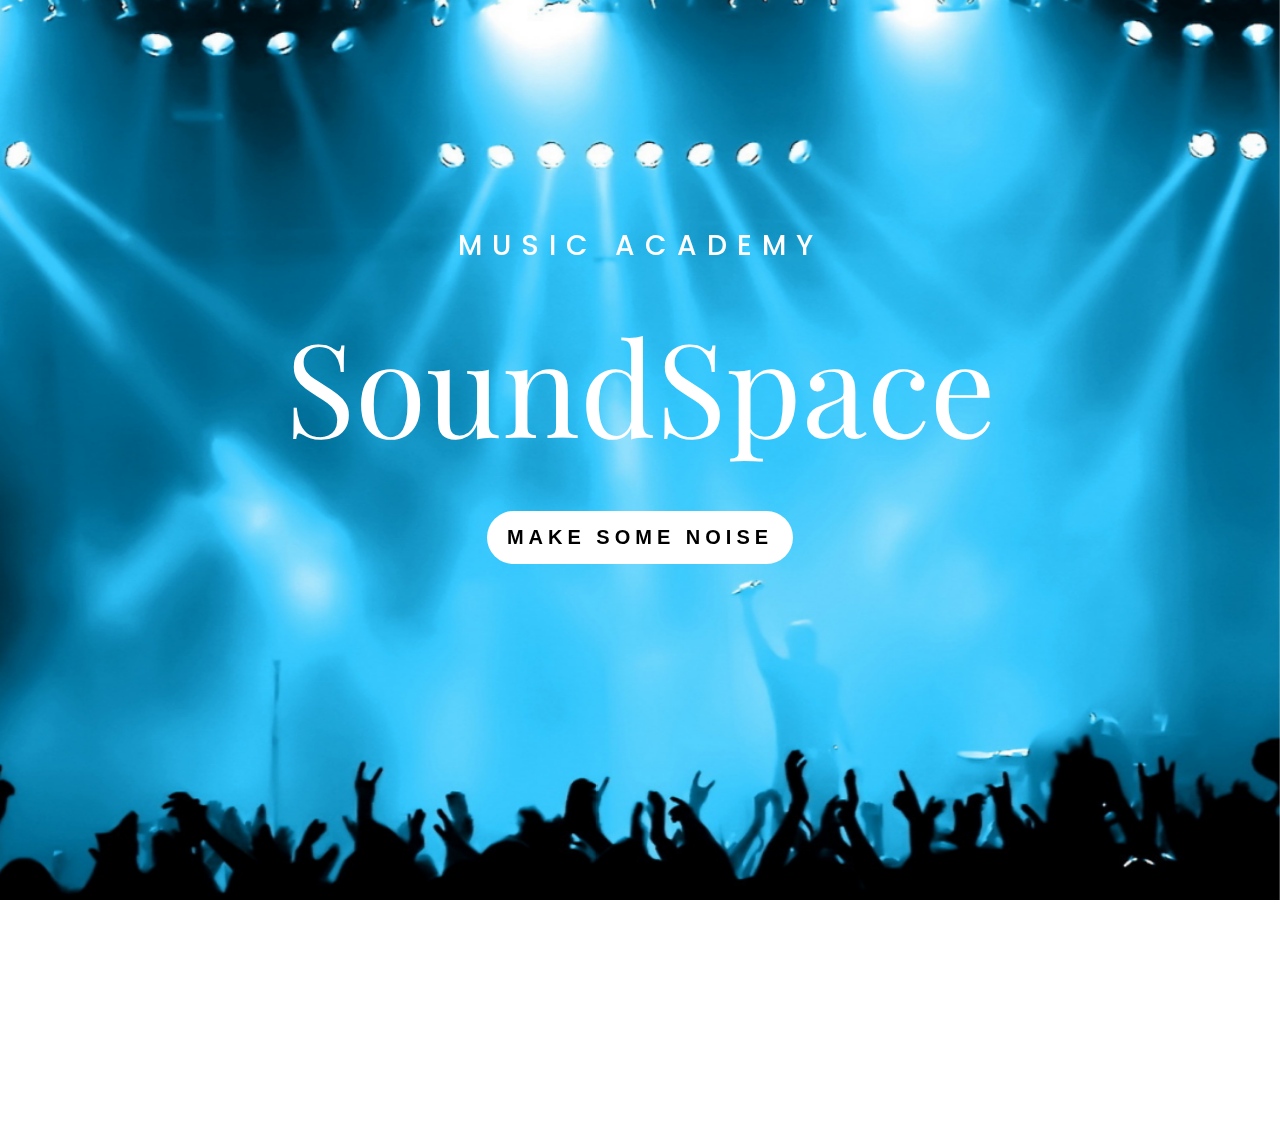
<file: index.html>
<!DOCTYPE html>
<html lang="en">
  <head>
    <meta charset="UTF-8" />
    <meta name="viewport" content="width=device-width, initial-scale=1.0" />
    <link rel="preconnect" href="https://fonts.googleapis.com" />
    <link rel="preconnect" href="https://fonts.gstatic.com" crossorigin />
    <link
      href="https://fonts.googleapis.com/css2?family=Playfair+Display:ital,wght@0,400..900;1,400..900&family=Poppins:ital,wght@0,100;0,200;0,300;0,400;0,500;0,600;0,700;0,800;0,900;1,100;1,200;1,300;1,400;1,500;1,600;1,700;1,800;1,900&family=Quicksand:wght@300..700&display=swap"
      rel="stylesheet"
    />
    <link rel="stylesheet" href="./styles/index.css" />
    <title>Sound Space</title>
  </head>
  <body>
    <div class="background-container"></div>
    <main>
      <p class="index-text">Music academy</p>
      <h1 class="index-title">SoundSpace</h1>
      <button
        class="index-button"
        onclick="window.location.href='./pages/main.html'"
      >
        make some noise
      </button>
    </main>
  </body>
</html>
</file>
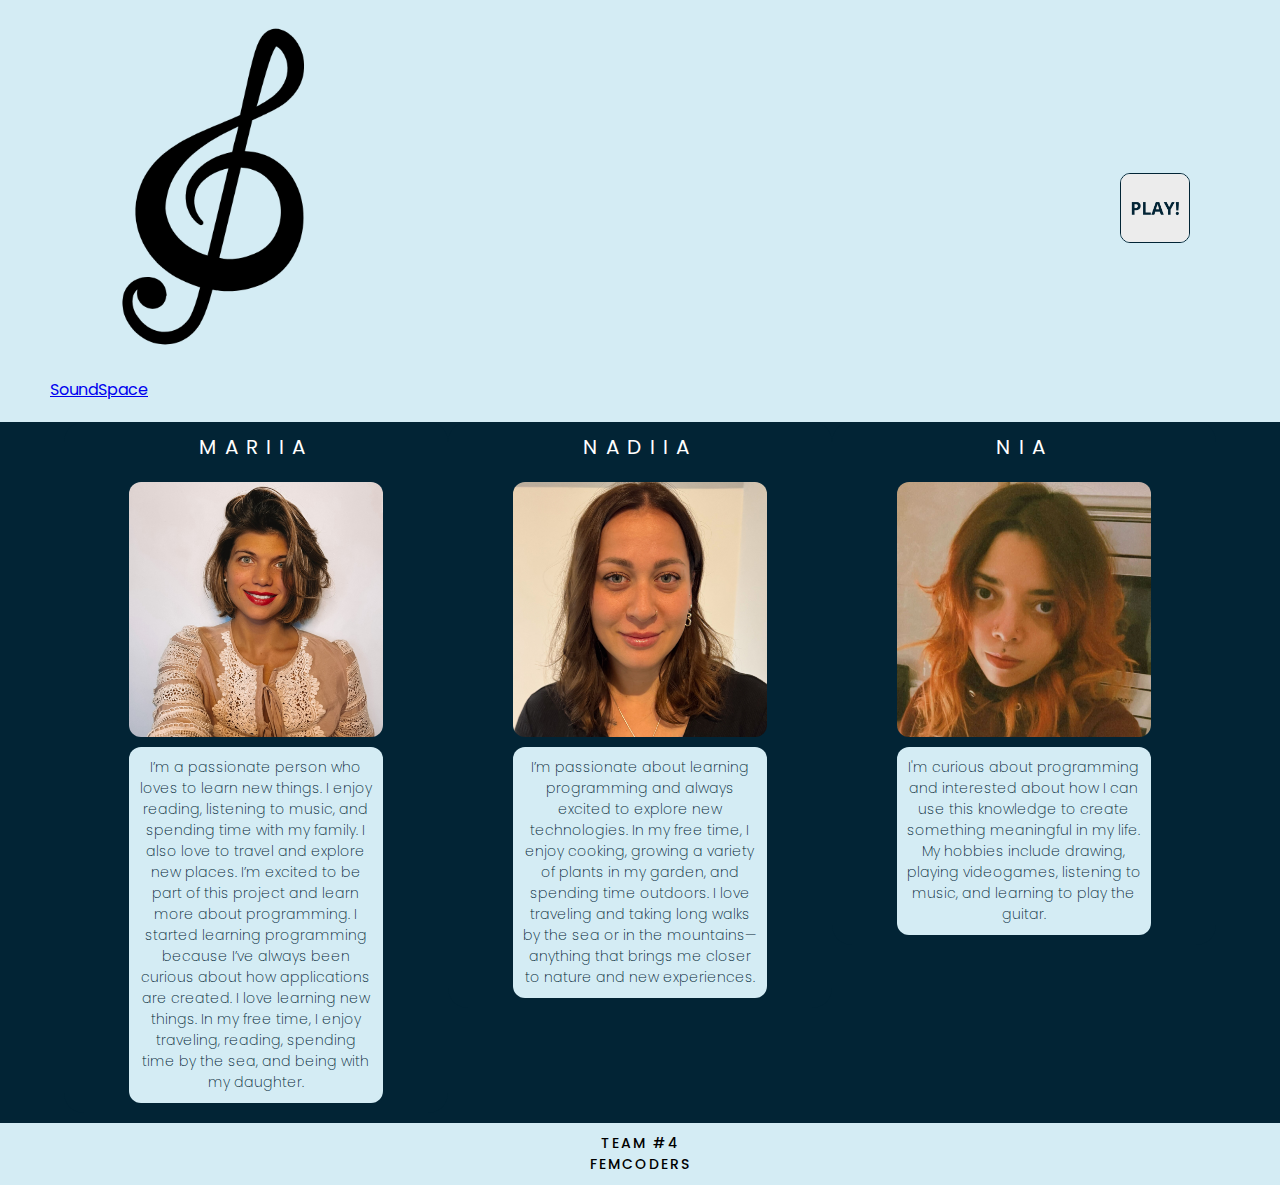
<file: pages/about-us.html>
<!DOCTYPE html>
<html lang="en">
  <head>
    <meta charset="UTF-8" />
    <meta name="viewport" content="width=device-width, initial-scale=1.0" />
    <link rel="icon" type="image/x-icon" href="../assets/images/favicon.ico" />
    <link rel="preconnect" href="https://fonts.googleapis.com" />
    <link rel="preconnect" href="https://fonts.gstatic.com" crossorigin />
    <link
      href="https://fonts.googleapis.com/css2?family=Poppins:ital,wght@0,100;0,200;0,300;0,400;0,500;0,600;0,700;0,800;0,900;1,100;1,200;1,300;1,400;1,500;1,600;1,700;1,800;1,900&family=Quicksand:wght@300..700&display=swap"
      rel="stylesheet"
    />
    <link rel="stylesheet" href="../styles/about-us.css" />
    <title>Sound Space</title>
  </head>
  <body>
    <header>
      <a class="logo" href="../index.html" aria-label="Back to main page">
        <img src="../assets/images/logo.png" alt="SoundSpace Logo" />
        <p>SoundSpace</p>
      </a>
      <nav>
        <a href="./main.html" aria-label="Main page" class="nav-link">
          <img
            src="../assets/images/play-icon.png"
            alt="Image with text Play"
          />
        </a>
      </nav>
    </header>
    <main>
      <div class="main-container">
        <div class="member-container">
          <h2>Mariia</h2>
          <img src="../assets/images/mariia-photo.png" alt="Mariia photo" />
          <div class="text-container">
            <p>
              I’m a passionate person who loves to learn new things. I enjoy
              reading, listening to music, and spending time with my family. I
              also love to travel and explore new places. I’m excited to be part
              of this project and learn more about programming. I started
              learning programming because I’ve always been curious about how
              applications are created. I love learning new things. In my free
              time, I enjoy traveling, reading, spending time by the sea, and
              being with my daughter.
            </p>
          </div>
        </div>
        <div class="member-container">
          <h2>Nadiia</h2>
          <img src="../assets/images/nadiia-photo.png" alt="Nadiia photo" />
          <div class="text-container">
            <p>
              I’m passionate about learning programming and always excited to
              explore new technologies. In my free time, I enjoy cooking,
              growing a variety of plants in my garden, and spending time
              outdoors. I love traveling and taking long walks by the sea or in
              the mountains—anything that brings me closer to nature and new
              experiences.
            </p>
          </div>
        </div>
        <div class="member-container">
          <h2>Nia</h2>
          <img src="../assets/images/nia-photo.png" alt="Nia photo" />
          <div class="text-container">
            <p>
              I'm curious about programming and interested about how I can use
              this knowledge to create something meaningful in my life. My
              hobbies include drawing, playing videogames, listening to music,
              and learning to play the guitar.
            </p>
          </div>
        </div>
      </div>
    </main>
    <footer>
      <p>TEAM #4<br />FEMCODERS</p>
    </footer>
  </body>
</html>
</file>
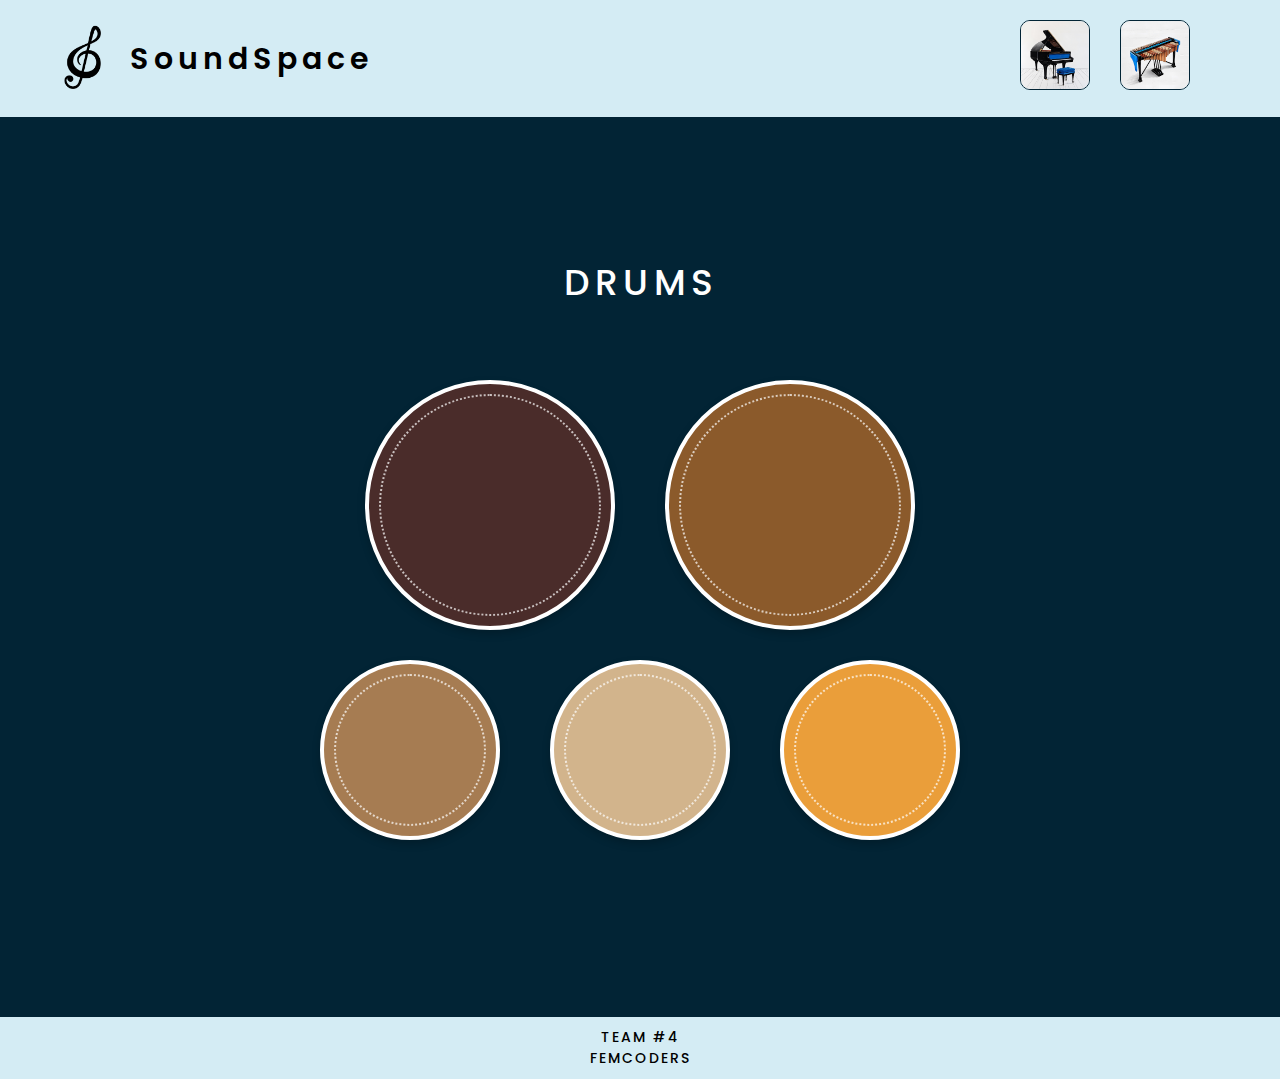
<file: pages/drums.html>
<!DOCTYPE html>
<html lang="en">
  <head>
    <meta charset="UTF-8" />
    <meta name="viewport" content="width=device-width, initial-scale=1.0" />
    <link rel="preconnect" href="https://fonts.googleapis.com" />
    <link rel="preconnect" href="https://fonts.gstatic.com" crossorigin />
    <link
      href="https://fonts.googleapis.com/css2?family=Poppins:ital,wght@0,100;0,200;0,300;0,400;0,500;0,600;0,700;0,800;0,900;1,100;1,200;1,300;1,400;1,500;1,600;1,700;1,800;1,900&family=Quicksand:wght@300..700&display=swap"
      rel="stylesheet"
    />
    <link rel="stylesheet" href="../styles/drums.css" />
    <title>Sound Space</title>
  </head>
  <body>
    <header>
      <a class="logo" href="../index.html" aria-label="Back to main page">
        <img src="../assets/images/logo.png" alt="SoundSpace Logo" />
        <p>SoundSpace</p>
      </a>
      <nav>
        <ul class="nav-list">
          <li>
            <a href="./piano.html" aria-label="Play Piano" class="nav-link">
              <img src="../assets/images/piano.png" alt="Piano image" />
            </a>
          </li>
          <li>
            <a href="./marimba.html" aria-label="Play Marimba" class="nav-link">
              <img src="../assets/images/marimba.png" alt="Marimba image" />
            </a>
          </li>
        </ul>
      </nav>
    </header>
    <main>
      <div class="drums-container">
        <h1>Drums</h1>
        <div class="drums-buttons">
          <div class="drums-row drums-row-top">
            <button type="button"></button>
            <button type="button"></button>
          </div>
          <div class="drums-row drums-row-bottom">
            <button type="button"></button>
            <button type="button"></button>
            <button type="button"></button>
          </div>
        </div>
      </div>
    </main>
    <footer>
      <p>TEAM #4<br />FEMCODERS</p>
    </footer>
    <script src="../js/drums.js"></script>
  </body>
</html>
</file>
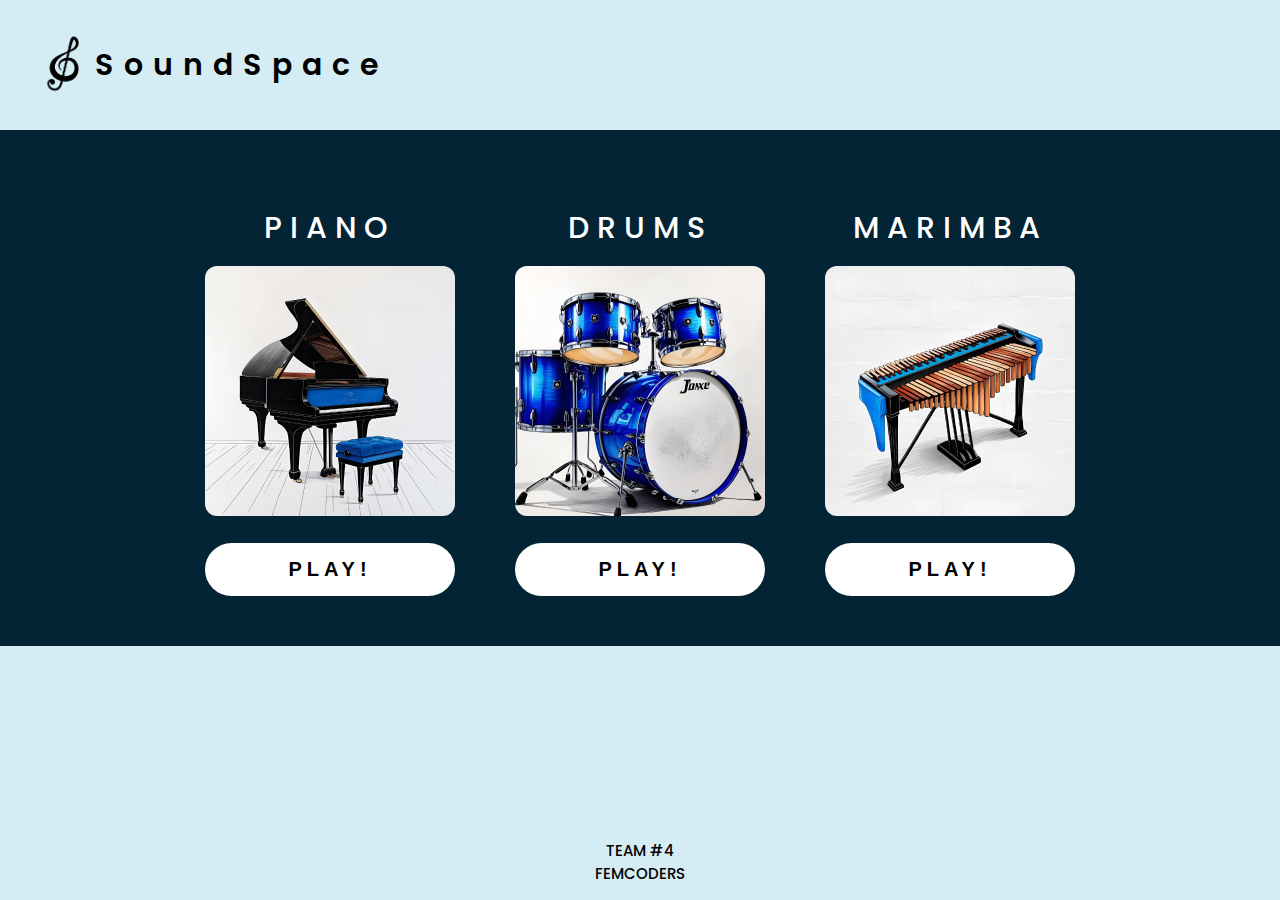
<file: pages/main.html>
<!DOCTYPE html>
<html lang="en">
<head>
    <meta charset="UTF-8">
    <meta name="viewport" content="width=device-width, initial-scale=1.0">
    <link rel="preconnect" href="https://fonts.googleapis.com">
<link rel="preconnect" href="https://fonts.gstatic.com" crossorigin>
<link href="https://fonts.googleapis.com/css2?family=Poppins:ital,wght@0,100;0,200;0,300;0,400;0,500;0,600;0,700;0,800;0,900;1,100;1,200;1,300;1,400;1,500;1,600;1,700;1,800;1,900&family=Quicksand:wght@300..700&display=swap" rel="stylesheet">
    <link rel="stylesheet" href="../styles/main.css">
    <title>Sound Space</title>
</head>
<body>
<header>
    <div class="logo-container">
        <a href="../index.html">
            <img src="../assets/images/logo.png" alt="SoundSpace Logo" class="logo">
        <p>SoundSpace</p>
        </a>
   </div>
</header>
<main>
<div>   
    <div> 
      <h2>PIANO</h2>
      <img src="../assets/images/piano.png" alt="Piano">
      <button onclick="window.location.href='./piano.html'">PLAY!</button>
    </div>
    <div>   
      <h2>DRUMS</h2>
      <img src="../assets/images/drums.png" alt="Drums">
      <button onclick="window.location.href='./drums.html'">PLAY!</button>
    </div>
    <div>
      <h2>MARIMBA</h2>
      <img src="../assets/images/marimba.png" alt="Marimba">
      <button onclick="window.location.href='./marimba.html'">PLAY!</button>
    </div>
</div>
<footer>
    <p>TEAM #4<br>FEMCODERS</p>
</footer>
</body>
</html>
</file>
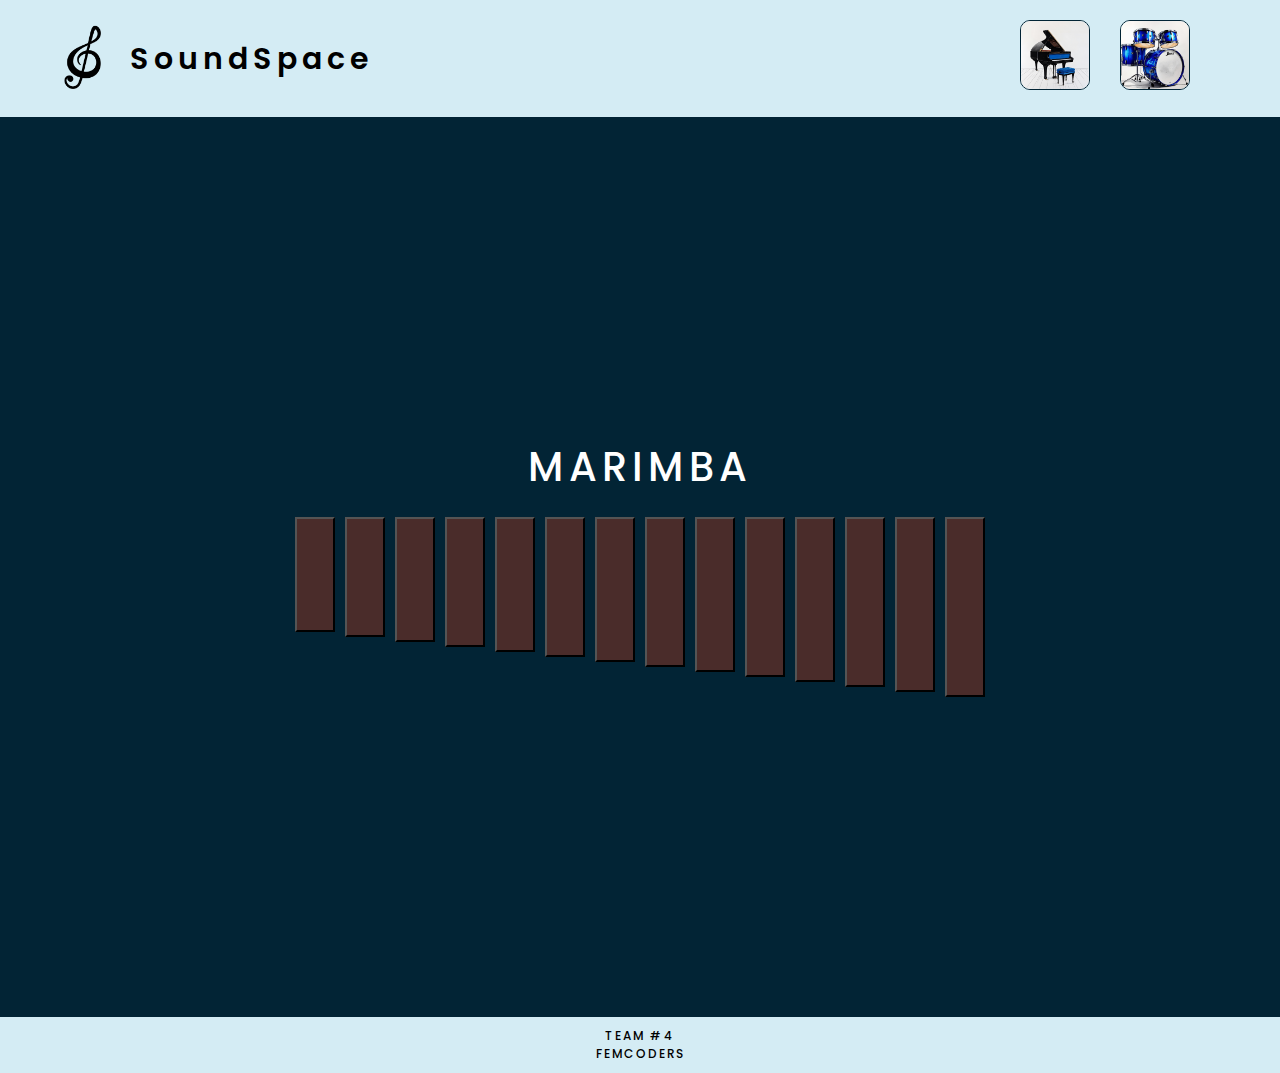
<file: pages/marimba.html>
<!DOCTYPE html>
<html lang="en">
  <head>
    <meta charset="UTF-8" />
    <meta name="viewport" content="width=device-width, initial-scale=1.0" />
    <link rel="preconnect" href="https://fonts.googleapis.com" />
    <link rel="preconnect" href="https://fonts.gstatic.com" crossorigin />
    <link
      href="https://fonts.googleapis.com/css2?family=Poppins:ital,wght@0,100;0,200;0,300;0,400;0,500;0,600;0,700;0,800;0,900;1,100;1,200;1,300;1,400;1,500;1,600;1,700;1,800;1,900&family=Quicksand:wght@300..700&display=swap"
      rel="stylesheet"
    />
    <link rel="stylesheet" href="../styles/marimba.css" />
    <title>Sound Space</title>
  </head>
  <body>
    <header>
      <a class="logo" href="../index.html" aria-label="Back to main page">
        <img src="../assets/images/logo.png" alt="SoundSpace Logo" />
        <p>SoundSpace</p>
      </a>
      <nav>
        <ul class="nav-list">
          <li>
            <a href="./piano.html" aria-label="Play Piano" class="nav-link">
              <img src="../assets/images/piano.png" alt="Piano image" />
            </a>
          </li>
          <li>
            <a href="./drums.html" aria-label="Play Drums" class="nav-link">
              <img src="../assets/images/drums.png" alt="Drums image" />
            </a>
          </li>
        </ul>
      </nav>
    </header>
    <main>
      <div class="marimba">
        <h1>Marimba</h1>
       
        <div class="marimba">
         
          <div class="marimba-row">
            <button type="button" class="marimba-button" data-bar="C4"></button>
            <button type="button" class="marimba-button" data-bar="D4"></button>
            <button type="button" class="marimba-button" data-bar="E4"></button>
            <button type="button" class="marimba-button" data-bar="F4"></button>
            <button type="button" class="marimba-button" data-bar="G4"></button>
            <button type="button" class="marimba-button" data-bar="H4"></button>
            <button type="button" class="marimba-button" data-bar="I4"></button>
            <button type="button" class="marimba-button" data-bar="J4"></button>
            <button type="button" class="marimba-button" data-bar="K4"></button>
            <button type="button" class="marimba-button" data-bar="L4"></button>
            <button type="button" class="marimba-button" data-bar="M4"></button>
            <button type="button" class="marimba-button" data-bar="N4"></button>
            <button type="button" class="marimba-button" data-bar="O4"></button>
            <button type="button" class="marimba-button" data-bar="P4"></button>
    
      </div>
    </main>
    <footer>
      <p>TEAM #4<br />FEMCODERS</p>
    </footer>
    <script src="../js/marimba.js"></script>
  </body>
</html>
</file>
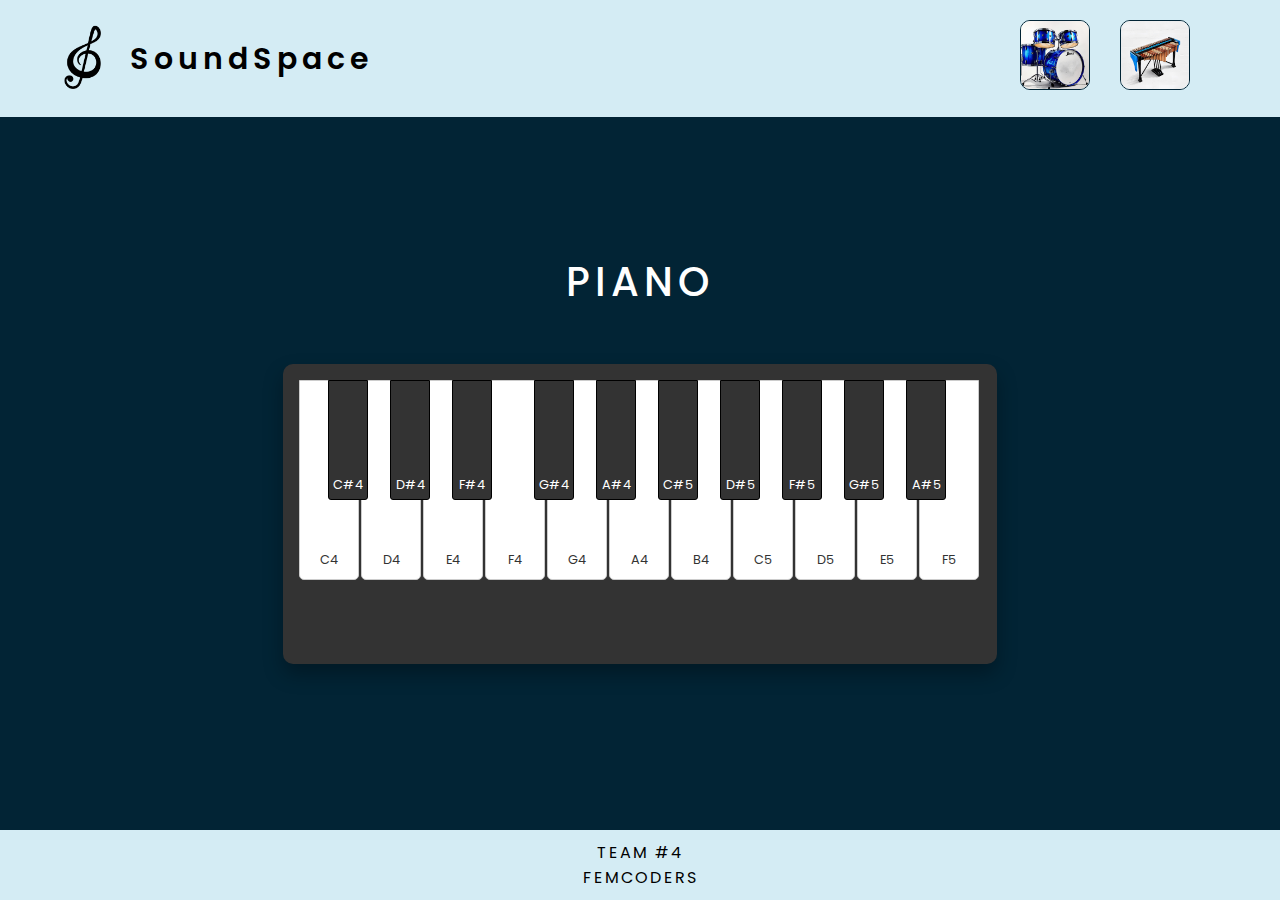
<file: pages/piano.html>
<!DOCTYPE html>
<html lang="en">
<head>
    <meta charset="UTF-8">
    <meta name="viewport" content="width=device-width, initial-scale=1.0">
    <link rel="preconnect" href="https://fonts.googleapis.com">
<link rel="preconnect" href="https://fonts.gstatic.com" crossorigin>
<link href="https://fonts.googleapis.com/css2?family=Poppins:ital,wght@0,100;0,200;0,300;0,400;0,500;0,600;0,700;0,800;0,900;1,100;1,200;1,300;1,400;1,500;1,600;1,700;1,800;1,900&family=Quicksand:wght@300..700&display=swap" rel="stylesheet">
    <link rel="stylesheet" href="../styles/piano.css">
    <title>Sound Space</title>
</head>
<body>
    <header>
        <a href="index.html" class="logo"> 
            <img src="../assets/images/logo.png" alt="SoundSpace Logo">
            <p>SoundSpace</p>
         </a>
         <nav>
            <ul class="nav-list">
                <li>
                    <a href="./drums.html" aria-label="Play Drums" class="nav-link">
                        <img src="../assets/images/drums.png" alt="Drums image" />
                    </a>
                </li>
                <li>
                    <a href="./marimba.html" aria-label="Play Marimba" class="nav-link">
                        <img src="../assets/images/marimba.png" alt="Marimba image" />
                    </a>
                </li>
            </ul>
         </nav>
    </header>
    <main>
        <h1 class="title-piano">PIANO</h1>
            <div class="keyboard">
                <div class="white-keys">
                  <button class="key white" data-note="C4"></button>
                  <button class="key white" data-note="D4"></button>
                  <button class="key white" data-note="E4"></button>
                  <button class="key white" data-note="F4"></button>
                  <button class="key white" data-note="G4"></button>
                  <button class="key white" data-note="A4"></button>
                  <button class="key white" data-note="B4"></button>
                  <button class="key white" data-note="C5"></button>
                  <button class="key white" data-note="D5"></button>
                  <button class="key white" data-note="E5"></button>
                  <button class="key white" data-note="F5"></button>
                </div>
                <div class="black-keys">
                  <button class="key black" data-note="C#4"></button>
                  <button class="key black" data-note="D#4"></button>
                  <button class="key black" data-note="F#4"></button>
                  <button class="key black" data-note="G#4"></button>
                  <button class="key black" data-note="A#4"></button>
                  <button class="key black" data-note="C#5"></button>
                  <button class="key black" data-note="D#5"></button>
                  <button class="key black" data-note="F#5"></button>
                  <button class="key black" data-note="G#5"></button>
                  <button class="key black" data-note="A#5"></button>
                </div>
            </div>  
    </main>
    <footer>
            <p>TEAM #4<br>FEMCODERS</p>
    </footer>
    <script src="../js/piano.js"></script>
</body>
</html>
</file>
<file: styles/index.css>
* {
  margin: 0;
  padding: 0;
  box-sizing: border-box;
}

body {
  font-family: "Poppins", sans-serif;
  text-align: center;
  min-height: 100vh;
  position: relative;
  overflow: hidden;
}

.background-container {
  position: fixed;
  top: 0;
  left: 0;
  width: 100%;
  height: 100%;
  background-image: url("../assets/images/main-background.png");
  background-repeat: no-repeat;
  background-position: center;
  background-size: cover;
  z-index: -1;
}

.index-text {
  margin-top: 25vh;
  color: #ffffff;
  text-transform: uppercase;
  letter-spacing: 10px;
  font-weight: 500;
  font-size: 2.5%;
}

.index-title {
  font-family: "Playfair Display", serif;
  color: #ffffff;
  margin-top: 30px;
  font-weight: 200;
  font-size: 12%;
}

.index-button {
  background-color: #ffffff;
  color: #000000;
  border: none;
  border-radius: 30px;
  cursor: pointer;
  text-transform: uppercase;
  font-weight: 600;
  margin-top: 40px;
  transition: background-color 0.5s ease;
  padding: 1.5% 2%;
  font-size: 1.8%;
  letter-spacing: 0.5%;
}

.index-button:hover {
  background-color: #000000;
  color: #ffffff;
}

@media screen and (max-width: 480px) {
  .index-text {
    font-size: 16px;
    letter-spacing: 3px;
  }

  .index-title {
    font-size: 50px;
  }

  .index-button {
    padding: 10px 15px;
    font-size: 14px;
    letter-spacing: 2px;
  }
}

@media screen and (min-width: 481px) and (max-width: 768px) {
  .index-text {
    font-size: 18px;
    letter-spacing: 5px;
  }

  .index-title {
    font-size: 60px;
  }

  .index-button {
    padding: 12px 18px;
    font-size: 16px;
    letter-spacing: 3px;
  }
}

@media screen and (min-width: 769px) and (max-width: 1024px) {
  .index-text {
    font-size: 22px;
    letter-spacing: 8px;
  }

  .index-title {
    font-size: 90px;
  }

  .index-button {
    padding: 14px 20px;
    font-size: 18px;
    letter-spacing: 4px;
  }
}

@media screen and (min-width: 1025px) and (max-width: 1440px) {
  .index-text {
    font-size: 28px;
  }

  .index-title {
    font-size: 130px;
  }

  .index-button {
    padding: 15px 20px;
    font-size: 20px;
    letter-spacing: 5px;
  }
}

@media screen and (min-width: 1441px) and (max-width: 2000px) {
  .index-text {
    font-size: 36px;
  }

  .index-title {
    font-size: 160px;
  }

  .index-button {
    padding: 20px 30px;
    font-size: 24px;
    letter-spacing: 6px;
  }
}

@media screen and (min-width: 2001px) {
  .index-text {
    font-size: 50px;
  }

  .index-title {
    font-size: 240px;
  }

  .index-button {
    padding: 30px 40px;
    font-size: 40px;
    letter-spacing: 10px;
    border-radius: 50px;
  }
}
</file>
<file: styles/about-us.css>
* {
    margin: 0;
    padding: 0;
    box-sizing: border-box;
    font-family: "Poppins", sans-serif;
  }
  body {
    background-color: #d4ecf4;
    color: #000000;
    min-height: 100vh;
    display: flex;
    flex-direction: column;
  }
  
  header {
    background-color: #d4ecf4;
    display: flex;
    justify-content: space-between;
    align-items: center;
    padding: 20px 50px;
  }
  
  .logo-container {
    display: flex;
    align-items: center;
    justify-content: flex-start;
    gap: 20px;
  }
  
  .logo-container img.logo {
    height: auto;
    width: auto;
    max-width: 100%;
    max-height: 60px;
    object-fit: contain;
    justify-content: flex-start;
  }
  
  .logo-container a {
    text-decoration: none;
    color: inherit;
    font-weight: bolder;
    display: flex;
    align-items: center;
  }
  .logo-container p {
    font-size: 30px;
    letter-spacing: 10px;
    font-weight: 600;
    margin: 0;
    color: #000000;
    justify-content: center;
  }
  
  .nav-link img {
    width: 70px;
    margin-right: 40px;
    border-radius: 10px;
    transition: all 0.3s ease;
    border: 1px solid #022435;
  }
  
  .nav-link:hover img {
    transform: scale(1.1);
    box-shadow: 0 5px 15px rgba(2, 36, 53, 0.3);
    border: none;
  }
  
  main {
    background-color: #022435;
    text-align: center;
    color: #ffffff;
    align-items: center;
    justify-content: center;
    display: flex;
    flex: 1;
  }
  
  .main-container {
    display: flex;
    justify-content: center;
    flex-wrap: wrap;
    align-items: baseline;
  }
  
  .member-container {
    background-color: #022435;
    padding: 10px;
    border-radius: 20px;
    width: 30%;
    text-align: center;
    margin-bottom: 10px;
    align-items: center;
    justify-content: center;
    font-weight: 200;
    display: flex;
    flex-direction: column;
    gap: 10px;
  }
  
  h2 {
    font-size: 20px;
    font-weight: 400;
    text-transform: uppercase;
    letter-spacing: 8px;
    margin-bottom: 10px;
    text-align: center;
    justify-content: center;
  }
  
  img {
    width: 70%;
    border-radius: 12px;
  }
  
 .text-container {
    background-color: #d4ecf4 ;
    color: #022435;
    border-radius: 12px;
    font-size: 14px;
    display: flex;
    width: 70%;
    align-items: center;
    justify-content: center;
    padding: 10px;
    
  }
  
  footer {
    background-color: #d4ecf4;
    padding: 10px;
    text-align: center;
    font-weight: 500;
    font-size: 14px;
    letter-spacing: 2px;
  }
  
  @media screen and (max-width: 480px) {
    header {
      padding: 10px 20px;
      flex-direction: column;
      gap: 10px;
    }
  
    .logo-container {
      flex-direction: row;
      gap: 10px;
      width: 100%;
      justify-content: center;
    }
  
    .logo-container p {
      font-size: 20px;
      letter-spacing: 5px;
    }
  
    .logo-container img.logo {
      max-height: 40px;
    }
  
    .member-container {
      width: 90%;
      margin-bottom: 0px;
    }

    .member-container:last-child{
      margin-bottom: 20px;
    }
  
    h2 {
      font-size: 18px;
    }

    .member-container img {
      margin-bottom: 20px;
    }
  
  }
  
  @media screen and (max-width: 768px) {
    header {
      padding: 15px 30px;
    }
  
    .logo-container {
      flex-direction: row;
      gap: 15px;
    }
  
    .logo-container p {
      font-size: 24px;
      letter-spacing: 8px;
    }
  
    .logo-container img.logo {
      max-height: 50px;
    }
  
    .main {
      justify-content: center;
      align-items: center;
      display: flex;
    }
  
    .member-container {
      width: 90%;
      margin-bottom: 10px;
      gap: 0px;
    }
  
    h2 {
      font-size: 22px;
      margin: auto;
      text-align: center;
    }

    .member-container img {
      margin-bottom: 20px;
    }
  
  }
</file>
<file: styles/drums.css>
* {
  margin: 0;
  padding: 0;
  box-sizing: border-box;
  font-family: "Poppins", sans-serif;
}

main {
  display: flex;
  justify-content: center;
  align-items: center;
  height: 100vh;
  background-color: #022435;
}

header {
  background-color: #d4ecf4;
  display: flex;
  justify-content: space-between;
  align-items: center;
  padding: 20px 50px;
}

footer {
  background-color: #d4ecf4;
  padding: 10px;
  text-align: center;
  font-weight: 500;
  font-size: 14px;
  letter-spacing: 2px;
}

.nav-list {
  list-style: none;
  display: flex;
  gap: 30px;
}

.nav-list li:not(:first-child) {
  margin-right: 40px;
}

.nav-link {
  text-decoration: none;
}

.nav-link img {
  width: 70px;
  border-radius: 10px;
  transition: all 0.3s ease;
  border: 1px solid #022435;
}

.nav-link:hover img {
  transform: scale(1.1);
  box-shadow: 0 5px 15px rgba(2, 36, 53, 0.3);
  border: none;
}

.logo {
  display: flex;
  align-items: center;
  gap: 10px;
  text-decoration: none;
  font-size: 30px;
  font-weight: 600;
  color: black;
  letter-spacing: 5px;
  position: relative;
  transition: all 0.3s ease;
}

.logo::after {
  content: "";
  position: absolute;
  width: 0;
  height: 2px;
  bottom: -5px;
  left: 0;
  background-color: #022435;
  transition: width 0.3s ease;
}

.logo:hover::after {
  width: 100%;
}

.logo:hover {
  color: #022435;
}

.logo img {
  width: 70px;
}

.drums-container {
  display: flex;
  flex-direction: column;
  width: 70%;
  text-align: center;
}

.drums-container h1 {
  font-weight: 500;
  margin-bottom: 20px;
  color: #ffffff;
  font-size: 40px;
  letter-spacing: 5px;
  text-transform: uppercase;
}

.drums-buttons {
  display: flex;
  flex-direction: column;
  gap: 30px;
  margin-top: 50px;
  position: relative;
  min-height: 500px;
  width: 100%;
}

.drums-row {
  display: flex;
  justify-content: center;
  gap: 50px;
  position: relative;
}

.drums-buttons button {
  border: 4px solid #ffffff;
  border-radius: 50%;
  cursor: pointer;
  transition: transform 0.1s ease;
  box-shadow: 0 4px 8px rgba(0, 0, 0, 0.2);
  position: relative;
}

.drums-buttons button::before {
  content: "";
  position: absolute;
  top: 10px;
  left: 10px;
  right: 10px;
  bottom: 10px;
  border: 2px dotted #ffffff;
  border-radius: 50%;
  opacity: 0.7;
}

.drums-buttons button:hover {
  transform: scale(1.05);
  box-shadow: 0 6px 12px rgba(0, 0, 0, 0.3);
}

.drums-buttons button:active {
  transform: scale(0.95);
}

.drums-row-top button {
  width: 250px;
  height: 250px;
}

.drums-row-bottom button {
  width: 180px;
  height: 180px;
}

.drums-row-top button:nth-child(1) {
  background-color: #4a2c2a;
}

.drums-row-top button:nth-child(2) {
  background-color: #8b5a2b;
}

.drums-row-bottom button:nth-child(1) {
  background-color: #a67c52;
}

.drums-row-bottom button:nth-child(2) {
  background-color: #d2b48c;
}

.drums-row-bottom button:nth-child(3) {
  background-color: #ea9e3a;
}

@media screen and (max-width: 480px) {
  header {
    flex-direction: column;
    padding: 15px 20px;
    gap: 15px;
  }

  .nav-list {
    flex-wrap: wrap;
    justify-content: center;
    gap: 15px;
  }

  .nav-list li:not(:first-child) {
    margin-right: 0;
  }

  .nav-link img {
    width: 50px;
  }

  .logo {
    font-size: 24px;
  }

  .logo img {
    width: 50px;
  }

  .drums-container {
    width: 90%;
  }

  .drums-container h1 {
    font-size: 24px;
    letter-spacing: 3px;
  }

  .drums-row {
    gap: 20px;
  }

  .drums-row-top button {
    width: 150px;
    height: 150px;
  }

  .drums-row-bottom button {
    width: 100px;
    height: 100px;
  }
}

@media screen and (min-width: 481px) and (max-width: 768px) {
  header {
    flex-direction: column;
    padding: 20px 30px;
    gap: 20px;
  }

  .nav-list {
    flex-wrap: wrap;
    justify-content: center;
    gap: 20px;
  }

  .nav-list li:not(:first-child) {
    margin-right: 0;
  }

  .nav-link img {
    width: 60px;
  }

  .logo {
    font-size: 28px;
  }

  .logo img {
    width: 60px;
  }

  .drums-container {
    width: 85%;
  }

  .drums-container h1 {
    font-size: 28px;
    letter-spacing: 4px;
  }

  .drums-row {
    gap: 30px;
  }

  .drums-row-top button {
    width: 180px;
    height: 180px;
  }

  .drums-row-bottom button {
    width: 130px;
    height: 130px;
  }
}

@media screen and (min-width: 769px) and (max-width: 1024px) {
  .drums-container {
    width: 80%;
  }

  .drums-container h1 {
    font-size: 32px;
  }

  .drums-row {
    gap: 40px;
  }

  .drums-row-top button {
    width: 200px;
    height: 200px;
  }

  .drums-row-bottom button {
    width: 150px;
    height: 150px;
  }
}

@media screen and (min-width: 1025px) and (max-width: 1440px) {
  .drums-container {
    width: 75%;
  }

  .drums-container h1 {
    font-size: 36px;
  }
}

@media screen and (min-width: 1441px) and (max-width: 2000px) {
  .drums-container {
    width: 70%;
  }

  .drums-container h1 {
    font-size: 40px;
  }

  .drums-row-top button {
    width: 300px;
    height: 300px;
  }

  .drums-row-bottom button {
    width: 220px;
    height: 220px;
  }
}

@media screen and (min-width: 2001px) {
  .drums-container {
    width: 60%;
  }

  .drums-container h1 {
    font-size: 48px;
    letter-spacing: 8px;
  }

  .drums-row-top button {
    width: 350px;
    height: 350px;
  }

  .drums-row-bottom button {
    width: 250px;
    height: 250px;
  }
}
</file>
<file: styles/main.css>
/* main.css */

body {
    margin: 0;
    font-family: "Poppins", sans-serif;
    background-color: #D4ECF4;
    color: #000000;
  }
  
  header {
    background-color: #D4ECF4;
    padding: 5px;
    text-align: left;
    text-decoration: none;
  }
  
  .logo-container {
    display: flex;
    align-items: center;
    justify-content: flex-start;
    gap: 20px;
    padding: 30px;
  }

  .logo-container img.logo {
    height: auto;
    width: auto;
    max-width: 100%;
    max-height: 60px;
    object-fit: contain;
    justify-content: flex-start;
  }

  .logo-container a {
    text-decoration: none; 
    color: inherit;
    font-weight: bolder;
    display: flex;
    align-items: center;

}
  .logo-container p {
    font-size: 30px;
    letter-spacing: 10px;
    font-weight: 600;
    margin: 0;
    color: #000000;
    justify-content: center;
   
  }
  
  main {
    background-color: #022435;
    padding: 40px 20px;
    text-align: center;
    color: #FFFFFF;
  }
  
  main > div {
    display: flex;
    justify-content: center;
    gap: 40px;
    flex-wrap: wrap;
  }
  
  main > div > div {
    background-color: #022435;
    padding: 10px;
    border-radius: 20px;
    width: 250px;
  }
  
  h2 {
    font-size: 30px;
    font-weight: 450;
    text-transform: uppercase;
    letter-spacing: 8px;
    margin-bottom: 15px;
  }
  
  img {
    width: 100%;
    border-radius: 12px;
  }
  
  button {
    margin-top: 20px;
    padding: 15px 30px;
    font-size: 20px;
    font-weight: bold;
    letter-spacing: 5px;
    border: none;
    border-radius: 30px;
    background-color: #FFFFFF;
    color: #000000;
    cursor: pointer;
    transition: background-color 0.3s ease;
    width: 100%;
  }
  
  button:hover {
    background-color: #D4ECF4;;
  }
  
  footer {
    background-color: #D4ECF4;
    text-align: center;
    font-size: 15px;
    width: 100%;
    font-weight: 500    ;
    color: #000000;
    width: 100%;
    position: fixed;
    bottom: 0;
    left: 0;
    min-height: 40px;
    padding: 0px;
  }
</file>
<file: styles/marimba.css>
* {
    margin: 0;
    padding: 0;
    box-sizing: border-box;
    font-family: "Poppins", sans-serif;
  }
  
  main {
    display: flex;
    justify-content: center;
    align-items: center;
    height: 100vh;
    background-color: #022435;
  }
  
  header {
    background-color: #d4ecf4;
    display: flex;
    justify-content: space-between;
    align-items: center;
    padding: 20px 50px;
  }
  
  footer {
    background-color: #d4ecf4;
    padding: 10px;
    text-align: center;
    font-weight: 500;
    font-size: 14px;
    letter-spacing: 2px;
  }
  
  .nav-list {
    list-style: none;
    display: flex;
    gap: 30px;
  }
  
  .nav-list li:not(:first-child) {
    margin-right: 40px;
  }
  
  .nav-link {
    text-decoration: none;
  }
  
  .nav-link img {
    width: 70px;
    border-radius: 10px;
    transition: all 0.3s ease;
    border: 1px solid #022435;
  }
  
  .nav-link:hover img {
    transform: scale(1.1);
    box-shadow: 0 5px 15px rgba(2, 36, 53, 0.3);
    border: none;
  }
  
  .logo {
    display: flex;
    align-items: center;
    gap: 10px;
    text-decoration: none;
    font-size: 30px;
    font-weight: 600;
    color: black;
    letter-spacing: 5px;
    position: relative;
    transition: all 0.3s ease;
  }
  
  .logo::after {
    content: "";
    position: absolute;
    width: 0;
    height: 2px;
    bottom: -5px;
    left: 0;
    background-color: #022435;
    transition: width 0.3s ease;
  }
  
  .logo:hover::after {
    width: 100%;
  }
  
  .logo:hover {
    color: #022435;
  }
  
  .logo img {
    width: 70px;
  }

.marimba {
    display: flex;
    flex-direction: column;
    align-items: center;
    justify-content: center;
    width: 100%;
  }

  .marimba h1 {
    display: flex;
    justify-content: center;
    font-weight: 500;
    margin-bottom: 20px;
    color: #ffffff;
    font-size: 40px;
    letter-spacing: 5px;
    text-transform: uppercase;
  }
 
  .marimba-row {
    display: flex;
    justify-content: center;
    gap: 10px;
    position: relative;
  }

  .marimba-container {
    background-color: #022435;
    padding: 20px;
    border-radius: 20px;
    box-shadow: 0 4px 8px rgba(0, 0, 0, 0.2);
    width: 100%;
    max-width: 300px;
    margin: auto;
  }

  .marimba-buttons button::before {
    content: "";
    position: absolute;
    top: 10px;
    left: 10px;
    right: 10px;
    bottom: 10px;
    border: 2px dotted #ffffff;
    border-radius: 50%;
    opacity: 0.7;
  }
  .marimba-buttons button:hover {
    transform: scale(1.05);
    box-shadow: 0 6px 12px rgba(0, 0, 0, 0.3);
  }
  .marimba-buttons button:active {
    transform: scale(0.95);
  }
  .marimba-row button {
    width: 40px;
    height: 150px;
    display: flex;          
    justify-content: center;
    align-items: flex-start;
    gap: 8px;
  }
  .marimba-row button:nth-child(1) {
    background-color: #4a2c2a;
    width: 40px;
    height: 115px;
  }
  .marimba-row button:nth-child(2) {
    background-color: #4a2c2a;
    width: 40px;
    height: 120px;
  }
  .marimba-row button:nth-child(3) {
    background-color: #4a2c2a;
    width: 40px;
    height: 125px;
  }
  .marimba-row button:nth-child(4) {
    background-color: #4a2c2a;
    width: 40px;
    height: 130px;
  }
  .marimba-row button:nth-child(5) {
    background-color: #4a2c2a;
    width: 40px;
    height: 135px;
  }
  .marimba-row button:nth-child(6) {
    background-color: #4a2c2a;
    width: 40px;
    height: 140px;
  }
  .marimba-row button:nth-child(7) {
    background-color: #4a2c2a;
    width: 40px;
    height: 145px;
  }
  .marimba-row button:nth-child(8) {
    background-color: #4a2c2a;
    width: 40px;
    height: 150px;
  }
  .marimba-row button:nth-child(9) {
    background-color: #4a2c2a;
    width: 40px;
    height: 155px;
  }
  .marimba-row button:nth-child(10) {
    background-color: #4a2c2a;
    width: 40px;
    height: 160px;
  }
  .marimba-row button:nth-child(11) {
    background-color: #4a2c2a;
    width: 40px;
    height: 165px;
  }
  .marimba-row button:nth-child(12) {
    background-color: #4a2c2a;
    width: 40px;
    height: 170px;
  }
  .marimba-row button:nth-child(13) {
    background-color: #4a2c2a;
    width: 40px;
    height: 175px;
  }
  .marimba-row button:nth-child(14) {
    background-color: #4a2c2a;
    width: 40px;
    height: 180px;
  }
  
  @media screen and (max-width: 480px) {
    header {
      flex-direction: column;
      padding: 15px 20px;
      gap: 15px;
    }
  
    .nav-list {
      flex-wrap: wrap;
      justify-content: center;
      gap: 15px;
    }
  
    .nav-list li:not(:first-child) {
      margin-right: 0;
    }
  
    .nav-link img {
      width: 50px;
    }
  
    .logo {
      font-size: 24px;
    }
  
    .logo img {
      width: 50px;
    }

    .marimba {
    width: 90%;
    }

    .marimba-row {
    gap: 3px; 
    width: 90%;
    }
}

    footer {
      font-size: 12px;
    }
  
  @media screen and (min-width: 481px) and (max-width: 768px) {
    header {
      flex-direction: column;
      padding: 20px 30px;
      gap: 20px;
    }
  
    .nav-list {
      flex-wrap: wrap;
      justify-content: center;
      gap: 20px;
    }
  
    .nav-list li:not(:first-child) {
      margin-right: 0;
    }
  
    .nav-link img {
      width: 60px;
    }
  
    .logo {
      font-size: 28px;
    }
  
    .logo img {
      width: 60px;
    }
    .marimba {
        width: 85%;
        }
    
        .marimba-row {
        gap: 4px; 
        width: 85%;
        }
}
</file>
<file: styles/piano.css>
/* styles for piano page */
* {
    margin: 0;
    padding: 0;
    box-sizing: border-box;
    font-family: "Poppins", sans-serif;
}

main {
    display: flex;
    justify-content: center;
    align-items: center;
    height:100vh;
    background-color: #022435;
    flex: 1;
    flex-direction: column;
    padding: 2rem;
}

header {
    background-color: #d4ecf4;
    display: flex;
    justify-content: space-between;
    padding: 20px 50px;
    align-items: center;
}

footer {
    background-color: #d4ecf4;
    padding: 10px;
    text-align: center;
    font-weight: 14px;
    letter-spacing: 2px;
}

body {
    display: flex;
    flex-direction: column;
    min-height: 100vh;
}

.nav-list {
    list-style: none;
    display: flex;
    gap: 30px;
}

.nav-list li:not(:first-child) {
    margin-right: 40px;
}

.nav-link img {
    width: 70px;
    border-radius: 10px;
    transition: all 0.3s ease;
    border: 1px solid #022435;
}

.nav-link:hover img {
    transform: scale(1.1);
    box-shadow: 0 5px 15px rgba(2, 36, 53, 0.3);
    border: none;
}

.nav-link{
    text-decoration: none;
}

.logo {
    display: flex;
    align-items: center;
    gap: 10px;
    text-decoration: none;
    font-size: 30px;
    font-weight: 600;
    color: black;
    letter-spacing: 5px;
    position: relative;
    transition: all 0.3s ease;
}

.logo::after {
    content: "";
    position: absolute;
    width: 0;
    height: 2px;
    bottom: -5px;
    left: 0;
    background-color: #022435;
    transition: width 0.3s ease;
}

.logo:hover::after {
    width: 100%;
}

.logo:hover {
    color:#022435;
}

.logo img{
    width: 70px;
}
.title-piano {
    font-weight: 500;
    margin-bottom: 20px;
    color: #ffffff;
    font-size: 40px;
    letter-spacing: 5px;
    text-transform: uppercase;
  }
.keyboard {
  display: flex;
  position: relative;
  margin: 2rem 0;
  padding: 1rem;
  background: #333;
  border-radius: 10px;
  box-shadow: 0 10px 20px rgba(0, 0, 0, 0.3);
  height: 300px;
}

.white-keys {
  display: flex;
  position: relative;
  z-index: 1;
}

.black-keys {
  display: flex;
  position: absolute;
  top: 2;
  left: 45px;
  z-index: 2;
}

.key {
  cursor: pointer;
  position: relative;
  transition: all 0.1s;
}

.key.white {
  width: 60px;
  height: 200px;
  background: white;
  border: 1px solid #ccc;
  border-radius: 0 0 5px 5px;
  margin-right: 2px;
}

.key.black {
  width: 40px;
  height: 120px;
  background: #333;
  border: 1px solid #000;
  border-radius: 0 0 3px 3px;
  margin-right: 22px;
}

.key.black:nth-child(3) {
  margin-right: 42px;
}

.key:active,
.key.active {
  transform: translateY(2px);
}

.key.white:active,
.key.white.active {
  background-color: #e0e0e0;
}

.key.black:active,
.key.black.active {
  background-color: #222;
}
.key::after { 
  content: attr(data-note);
  position: absolute;
  bottom: 10px;
  left: 50%;
  transform: translateX(-50%);
  font-size: 0.8rem;
}

.key.white::after {
  color: #333;
}

.key.black::after {
  color: white;
  bottom: 5px;
}

@media screen and (max-width: 480px) {
    header {
        flex-direction: column;
        padding: 15px 20px;
        gap: 15px;
    }

    .nav-list {
        flex-wrap: wrap;
        justify-content: center;
        gap: 15px;
    }

    .nav-list li:not(:first-child) {
        margin-right: 0;
    }

    .nav-link img {
        width: 50px;
    }

    .logo {
        font-size: 24px;
    }

    .logo img {
        width: 50px;
    }

    .title-piano {
        width: 90%;
        font-size: 24px;
        letter-spacing: 3px;
        position: flex;
        text-align: center;
    }

    .keyboard {
        height: 200px;
        width: 420px;

    }

    .key.white {
        height: 133.33px;
        width: 33.33px;
    }

    .key.black {
        height: 70px;
        width: 25.33px;
        margin-right: 10px;
        right: 16px;
    }

    .key.black:nth-child(3){
        margin-right: 27px; /*gap between 3rd key and the rest */
    }

    .key.black::after {
        font-size: 9px;
    }

}

@media screen and (min-width: 481px) and (max-width: 768px) {
    header {
        flex-direction: column;
        padding: 20px 30px;
        gap: 20px;
    }

    .nav-list {
        flex-wrap: wrap;
        justify-content: center;
        gap: 20px;
    }

    .nav-list li:not(:first-child) {
        margin-right: 0;
    }

    .nav-link img {
        width: 60px;
    }

    .logo {
        font-size: 28px;
    }

    .logo img {
        width: 60px;
    }

    .title-piano { 
        width: 85%;
        font-size: 28px;
        letter-spacing: 4px;
        position: flex;
        text-align: center;
    }

    .keyboard {
        height:300px;
        width: 720px;

    }

    .key.white {
        height:189px;
        width: 60.9px;
    }

    .key.black {
        height: 116px;
        width: 40px;
        margin-right: 23px; /*gaps to the right side of the keys*/
        right: 0px; /*pushes keys to the left as it increases right space on the screen */
    }

    .key.black:nth-child(3){
        margin-right: 41.5px; /*gap between 3rd key and the rest */
    }

    .key.black::after {
        font-size: 14px;
    }

}
@media screen and (min-width: 769px;) and (max-width: 1024px){
    .title-piano { 
        width: 85%;
        font-size: 28px;
        letter-spacing: 4px;
        position: flex;
        text-align: center;
    }

    .keyboard {
        height: 200px;
        width: 420px;

    }

    .key.white {
        height: 163.33px;
        width: 63.33px;
    }

    .key.black {
        height: 100px;
        width: 55.33px;
        margin-right: 40px;
        right: 46px;
    }

    .key.black:nth-child(3){
        margin-right: 27px; /*gap between 3rd key and the rest */
    }

    .key.black::after {
        font-size: 9px;
    }
    
}
@media screen and (min-width: 1441px) and (max-width: 2000px) {
    .title-piano { /*change these and below piano settings*/
        width: 70%;
        font-size: 45px;
        letter-spacing: 4px;
        position: flex;
        text-align: center;
    }

    .keyboard {
        height: 800px;
        width: 1900px;

    }

    .key.white {
        height: 560px;
        width: 165px;
        left: 18px;
        top: 18px;
    }

    .key.black {
        height: 340px;
        width: 104.33px;
        margin-right: 63.33px;
        left: 70px;
        top: 18px;
    }

    .key.black:nth-child(3){
        margin-right: 125px; /*gap between 3rd key and the rest */
    }

    .key.black::after {
        font-size: 33.33px;
    }

    .key.white::after {
        font-size: 57px;
    }
}
</file>
